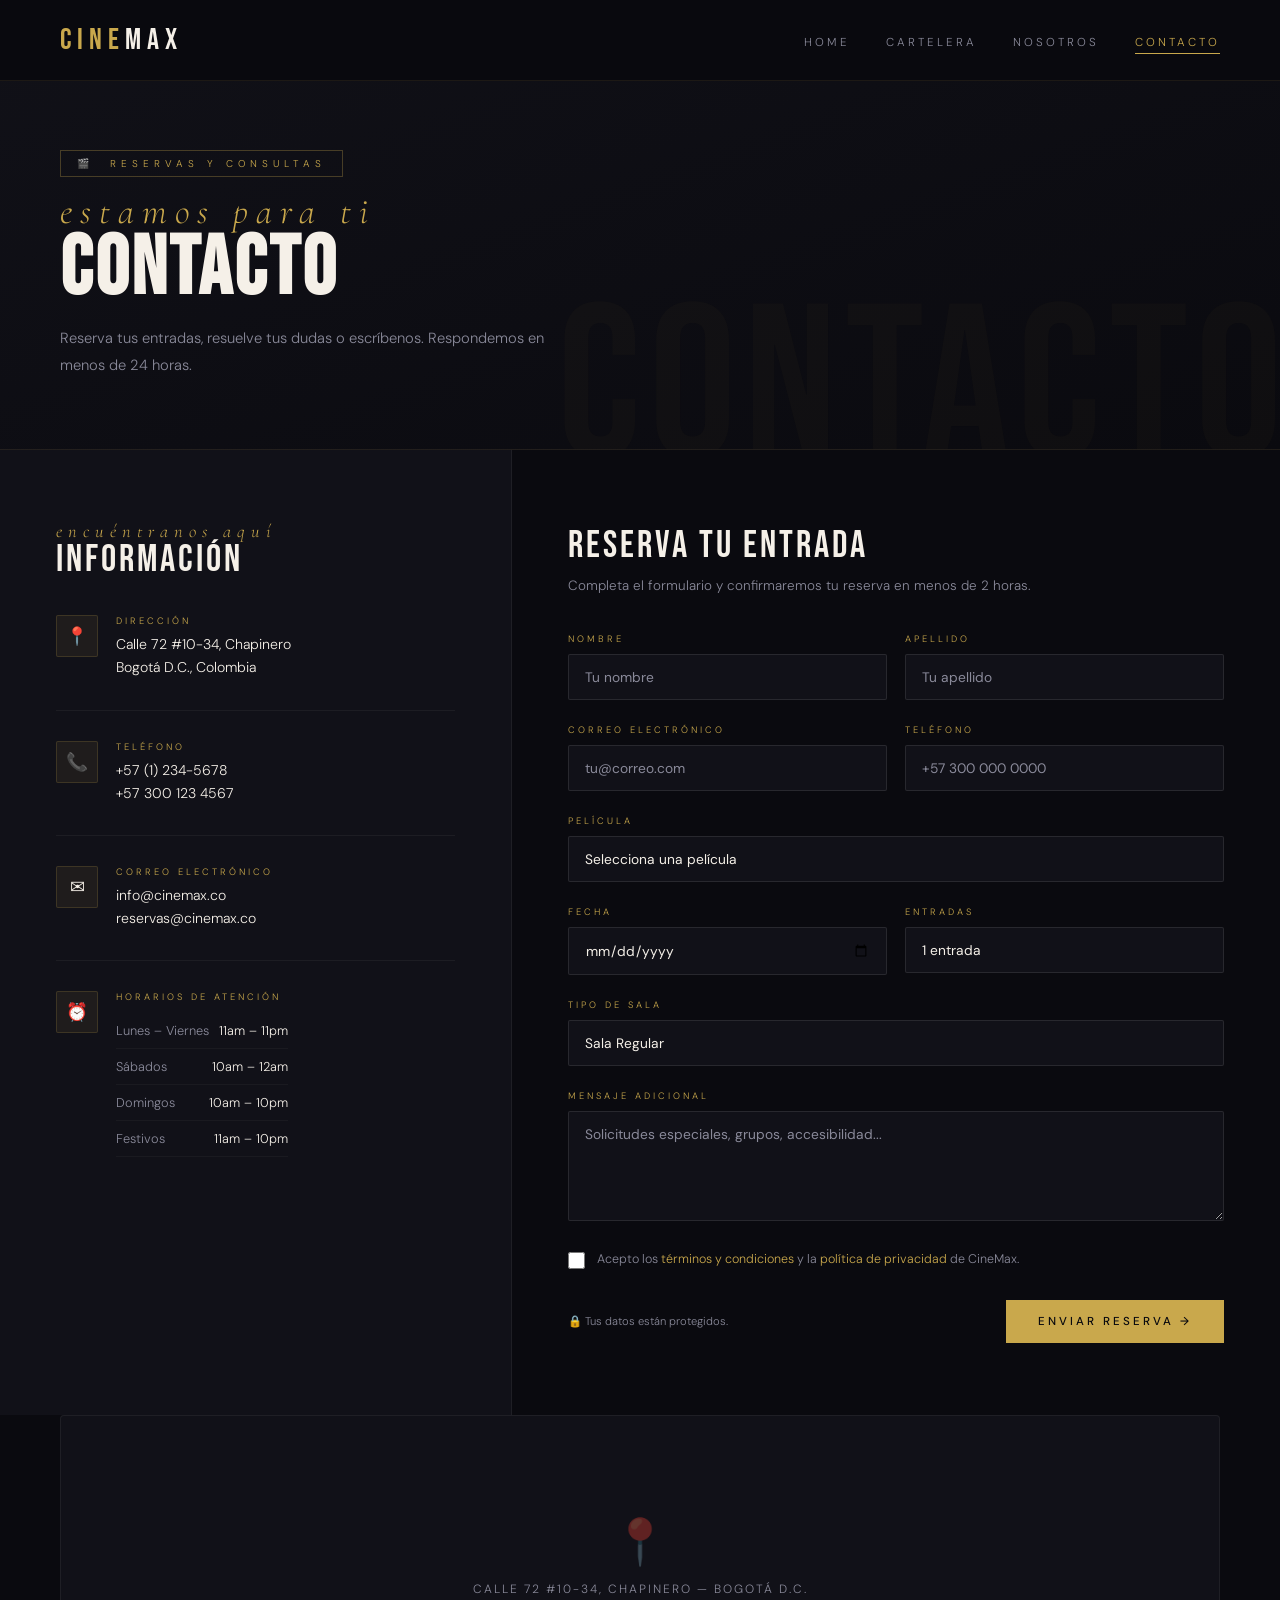
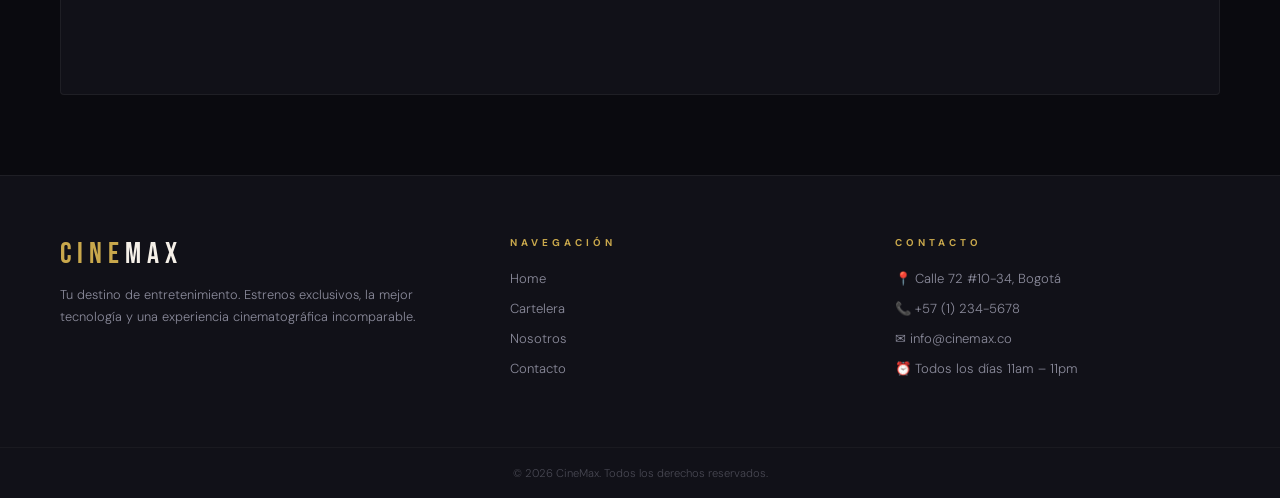
<file: contacto.html>
<!DOCTYPE html>
<html lang="es">
<head>
  <meta charset="UTF-8"/>
  <meta name="viewport" content="width=device-width,initial-scale=1.0"/>
  <title>CineMax — Contacto</title>
  <link href="https://fonts.googleapis.com/css2?family=Bebas+Neue&family=Cormorant+Garamond:ital,wght@0,300;0,400;0,600;1,300;1,400&family=DM+Sans:wght@300;400;500&display=swap" rel="stylesheet"/>
  <link rel="stylesheet" href="./Css/contacto.css"/>
</head>
<body>
 
  <!-- NAVEGACIÓN -->
  <nav>
    <a class="nav-logo" href="index.html">CINE<span>MAX</span></a>
    <ul class="nav-links">
      <li><a href="index.html">Home</a></li>
      <li><a href="cartelera.html">Cartelera</a></li>
      <li><a href="nosotros.html">Nosotros</a></li>
      <li><a href="contacto.html" class="active">Contacto</a></li>
    </ul>
    <button class="hamburger" id="hamburger" aria-label="Abrir menú">
      <span></span>
      <span></span>
      <span></span>
    </button>
  </nav>
 
  <!-- MENÚ MÓVIL -->
  <div class="mobile-menu" id="mobileMenu">
    <ul>
      <li><a href="index.html">Home</a></li>
      <li><a href="cartelera.html">Cartelera</a></li>
      <li><a href="nosotros.html">Nosotros</a></li>
      <li><a href="contacto.html" class="active">Contacto</a></li>
    </ul>
  </div>
 
  <!-- HERO -->
  <div class="page-hero" data-bg="CONTACTO">
    <div class="page-hero-tag">&#127916;&nbsp; Reservas y consultas</div>
    <h1><em>estamos para ti</em>Contacto</h1>
    <p>Reserva tus entradas, resuelve tus dudas o escríbenos. Respondemos en menos de 24 horas.</p>
  </div>
 
  <!-- LAYOUT CONTACTO -->
  <div class="contacto-layout">
 
    <!-- Información -->
    <div class="contacto-info">
      <div class="contacto-info-title"><em>encuéntranos aquí</em>Información</div>
 
      <div class="info-item">
        <div class="info-icon">&#128205;</div>
        <div>
          <div class="info-label">Dirección</div>
          <div class="info-value">Calle 72 #10-34, Chapinero<br>Bogotá D.C., Colombia</div>
        </div>
      </div>
 
      <div class="info-item">
        <div class="info-icon">&#128222;</div>
        <div>
          <div class="info-label">Teléfono</div>
          <div class="info-value">
            <a href="tel:+5712345678">+57 (1) 234-5678</a><br>
            <a href="tel:+573001234567">+57 300 123 4567</a>
          </div>
        </div>
      </div>
 
      <div class="info-item">
        <div class="info-icon">&#9993;</div>
        <div>
          <div class="info-label">Correo electrónico</div>
          <div class="info-value">
            <a href="mailto:info@cinemax.co">info@cinemax.co</a><br>
            <a href="mailto:reservas@cinemax.co">reservas@cinemax.co</a>
          </div>
        </div>
      </div>
 
      <div class="info-item">
        <div class="info-icon">&#9200;</div>
        <div>
          <div class="info-label">Horarios de atención</div>
          <table class="horario-table">
            <tr><td>Lunes – Viernes</td><td>11am – 11pm</td></tr>
            <tr><td>Sábados</td><td>10am – 12am</td></tr>
            <tr><td>Domingos</td><td>10am – 10pm</td></tr>
            <tr><td>Festivos</td><td>11am – 10pm</td></tr>
          </table>
        </div>
      </div>
    </div>
 
    <!-- Formulario -->
    <div class="contacto-form">
      <div class="form-title">Reserva tu Entrada</div>
      <div class="form-subtitle">Completa el formulario y confirmaremos tu reserva en menos de 2 horas.</div>
 
      <div id="formContent">
        <div class="form-row">
          <div class="form-group">
            <label class="form-label">Nombre</label>
            <input type="text" class="form-input" id="nombre" placeholder="Tu nombre"/>
          </div>
          <div class="form-group">
            <label class="form-label">Apellido</label>
            <input type="text" class="form-input" id="apellido" placeholder="Tu apellido"/>
          </div>
        </div>
 
        <div class="form-row">
          <div class="form-group">
            <label class="form-label">Correo electrónico</label>
            <input type="email" class="form-input" id="email" placeholder="tu@correo.com"/>
          </div>
          <div class="form-group">
            <label class="form-label">Teléfono</label>
            <input type="tel" class="form-input" placeholder="+57 300 000 0000"/>
          </div>
        </div>
 
        <div class="form-group">
          <label class="form-label">Película</label>
          <select class="form-select" id="pelicula">
            <option value="" disabled selected>Selecciona una película</option>
            <option>Nebula: El Origen</option>
            <option>Crimson Hour</option>
            <option>Eden's Last Call</option>
            <option>Aurum Rising</option>
            <option>Luminos</option>
            <option>The Stage Is Yours</option>
          </select>
        </div>
 
        <div class="form-row">
          <div class="form-group">
            <label class="form-label">Fecha</label>
            <input type="date" class="form-input" id="fecha"/>
          </div>
          <div class="form-group">
            <label class="form-label">Entradas</label>
            <select class="form-select">
              <option>1 entrada</option>
              <option>2 entradas</option>
              <option>3 entradas</option>
              <option>4 entradas</option>
              <option>5+ entradas</option>
            </select>
          </div>
        </div>
 
        <div class="form-group">
          <label class="form-label">Tipo de sala</label>
          <select class="form-select">
            <option>Sala Regular</option>
            <option>IMAX</option>
            <option>Sala VIP Premium</option>
            <option>Dolby Atmos</option>
          </select>
        </div>
 
        <div class="form-group">
          <label class="form-label">Mensaje adicional</label>
          <textarea class="form-textarea" placeholder="Solicitudes especiales, grupos, accesibilidad..."></textarea>
        </div>
 
        <div class="form-group">
          <div class="form-check">
            <input type="checkbox" id="terminos"/>
            <label for="terminos">Acepto los <a href="#">términos y condiciones</a> y la <a href="#">política de privacidad</a> de CineMax.</label>
          </div>
        </div>
 
        <div class="form-submit">
          <span class="form-note">&#128274; Tus datos están protegidos.</span>
          <button class="btn-primary" onclick="submitForm()">Enviar Reserva &rarr;</button>
        </div>
      </div>
 
      <!-- Mensaje de éxito -->
      <div class="form-success" id="formSuccess">
        <div class="form-success-icon">&#127916;</div>
        <h3>¡Reserva Enviada!</h3>
        <p>Gracias por contactarnos. Confirmaremos tu reserva en menos de 2 horas al correo proporcionado.</p>
        <br>
        <a href="cartelera.html" class="btn-primary" style="margin-top:20px;">Ver Cartelera</a>
      </div>
    </div>
 
  </div>
 
  <!-- MAPA -->
  <div class="mapa-section">
    <div class="mapa-box">
      <div class="mapa-icon">&#128205;</div>
      <div class="mapa-text">Calle 72 #10-34, Chapinero — Bogotá D.C.</div>
    </div>
  </div>
 
  <!-- FOOTER -->
  <footer>
    <div>
      <div class="footer-logo">CINE<span>MAX</span></div>
      <p class="footer-tagline">Tu destino de entretenimiento. Estrenos exclusivos, la mejor tecnología y una experiencia cinematográfica incomparable.</p>
    </div>
    <div class="footer-col">
      <h4>Navegación</h4>
      <ul>
        <li><a href="index.html">Home</a></li>
        <li><a href="cartelera.html">Cartelera</a></li>
        <li><a href="nosotros.html">Nosotros</a></li>
        <li><a href="contacto.html">Contacto</a></li>
      </ul>
    </div>
    <div class="footer-col">
      <h4>Contacto</h4>
      <ul>
        <li><a href="#">&#128205; Calle 72 #10-34, Bogotá</a></li>
        <li><a href="tel:+5712345678">&#128222; +57 (1) 234-5678</a></li>
        <li><a href="mailto:info@cinemax.co">&#9993; info@cinemax.co</a></li>
        <li><a href="#">&#9200; Todos los días 11am – 11pm</a></li>
      </ul>
    </div>
  </footer>
  <div class="footer-bottom">&copy; 2026 CineMax. Todos los derechos reservados.</div>
 
  <script>
    // ── Hamburguesa ──
    var btn  = document.getElementById('hamburger');
    var menu = document.getElementById('mobileMenu');
 
    btn.onclick = function() {
      if (menu.classList.contains('open')) {
        menu.classList.remove('open');
        btn.classList.remove('open');
        document.body.style.overflow = '';
      } else {
        menu.classList.add('open');
        btn.classList.add('open');
        document.body.style.overflow = 'hidden';
      }
    };
 
    var links = menu.querySelectorAll('a');
    for (var i = 0; i < links.length; i++) {
      links[i].onclick = function() {
        menu.classList.remove('open');
        btn.classList.remove('open');
        document.body.style.overflow = '';
      };
    }
 
    // ── Formulario ──
    function submitForm() {
      var nombre   = document.getElementById('nombre').value.trim();
      var apellido = document.getElementById('apellido').value.trim();
      var email    = document.getElementById('email').value.trim();
      var pelicula = document.getElementById('pelicula').value;
      var fecha    = document.getElementById('fecha').value;
      var terminos = document.getElementById('terminos').checked;
 
      if (!nombre || !apellido) {
        alert('Por favor ingresa tu nombre completo.');
        return;
      }
      if (!email || !email.includes('@')) {
        alert('Por favor ingresa un correo válido.');
        return;
      }
      if (!pelicula) {
        alert('Por favor selecciona una película.');
        return;
      }
      if (!fecha) {
        alert('Por favor selecciona una fecha.');
        return;
      }
      if (!terminos) {
        alert('Debes aceptar los términos y condiciones.');
        return;
      }
 
      document.getElementById('formContent').style.display = 'none';
      document.getElementById('formSuccess').classList.add('show');
      window.scrollTo({
        top: document.querySelector('.contacto-form').offsetTop - 100,
        behavior: 'smooth'
      });
    }
  </script>
 
</body>
</html>
</file>
<file: Css/contacto.css>
/* ============================================================
   VARIABLES & RESET
   ============================================================ */
 
:root {
  --gold:       #c9a84c;
  --gold-light: #e8c96b;
  --dark:       #0a0a0f;
  --dark2:      #111118;
  --dark3:      #1a1a24;
  --red:        #c0392b;
  --cream:      #f5f0e8;
  --gray:       #8a8a9a;
}
 
*, *::before, *::after {
  margin: 0;
  padding: 0;
  box-sizing: border-box;
}
 
html {
  scroll-behavior: smooth;
}
 
body {
  background: var(--dark);
  color: var(--cream);
  font-family: 'DM Sans', sans-serif;
  font-weight: 300;
  overflow-x: hidden;
  cursor: default;
}
 
 
/* ============================================================
   NAVEGACIÓN
   ============================================================ */
 
nav {
  position: fixed;
  top: 0;
  left: 0;
  right: 0;
  z-index: 100;
  display: flex;
  align-items: center;
  justify-content: space-between;
  padding: 22px 60px;
  background: rgba(10, 10, 15, .97);
  backdrop-filter: blur(12px);
  border-bottom: 1px solid rgba(201, 168, 76, .1);
}
 
.nav-logo {
  font-family: 'Bebas Neue', cursive;
  font-size: 1.9rem;
  letter-spacing: 6px;
  color: var(--gold);
  text-decoration: none;
}
 
.nav-logo span {
  color: var(--cream);
}
 
.nav-links {
  display: flex;
  gap: 36px;
  list-style: none;
}
 
.nav-links a {
  text-decoration: none;
  color: var(--gray);
  font-size: .72rem;
  letter-spacing: 3px;
  text-transform: uppercase;
  transition: color .3s;
  position: relative;
}
 
.nav-links a::after {
  content: '';
  position: absolute;
  bottom: -4px;
  left: 0;
  width: 0;
  height: 1px;
  background: var(--gold);
  transition: width .3s;
}
 
.nav-links a:hover,
.nav-links a.active {
  color: var(--gold);
}
 
.nav-links a:hover::after,
.nav-links a.active::after {
  width: 100%;
}
 
/* Hamburger — oculto en desktop */
.hamburger {
  display: none;
  flex-direction: column;
  justify-content: center;
  gap: 5px;
  background: transparent;
  border: none;
  cursor: pointer;
  padding: 4px;
  z-index: 200;
}
 
.hamburger span {
  display: block;
  width: 24px;
  height: 2px;
  background: var(--cream);
  transition: all .3s ease;
  transform-origin: center;
}
 
.hamburger.open span:nth-child(1) { transform: translateY(7px) rotate(45deg); }
.hamburger.open span:nth-child(2) { opacity: 0; transform: scaleX(0); }
.hamburger.open span:nth-child(3) { transform: translateY(-7px) rotate(-45deg); }
 
 
/* ============================================================
   MENÚ MÓVIL (overlay separado del nav)
   ============================================================ */
 
.mobile-menu {
  display: none;
  position: fixed;
  top: 0;
  left: 0;
  width: 100%;
  height: 100%;
  background: #0a0a0f;
  z-index: 99;
  flex-direction: column;
  align-items: center;
  justify-content: center;
}
 
.mobile-menu.open {
  display: flex;
}
 
.mobile-menu ul {
  list-style: none;
  width: 100%;
}
 
.mobile-menu ul li {
  width: 100%;
  text-align: center;
  border-bottom: 1px solid rgba(245, 240, 232, .05);
}
 
.mobile-menu ul li:first-child {
  border-top: 1px solid rgba(245, 240, 232, .05);
}
 
.mobile-menu ul li a {
  display: block;
  padding: 26px;
  font-size: .85rem;
  letter-spacing: 5px;
  text-transform: uppercase;
  text-decoration: none;
  color: var(--gray);
  transition: color .3s, background .3s;
}
 
.mobile-menu ul li a:hover,
.mobile-menu ul li a.active {
  color: var(--gold);
  background: rgba(201, 168, 76, .04);
}
 
 
/* ============================================================
   BOTONES
   ============================================================ */
 
.btn-primary {
  background: var(--gold);
  color: var(--dark);
  border: none;
  padding: 14px 32px;
  font-family: 'DM Sans', sans-serif;
  font-size: .72rem;
  letter-spacing: 3px;
  text-transform: uppercase;
  cursor: pointer;
  transition: all .3s;
  text-decoration: none;
  display: inline-block;
  font-weight: 500;
}
 
.btn-primary:hover {
  background: var(--gold-light);
  transform: translateY(-2px);
}
 
 
/* ============================================================
   HERO DE PÁGINA
   ============================================================ */
 
.page-hero {
  padding: 150px 60px 70px;
  position: relative;
  overflow: hidden;
  background: linear-gradient(160deg, var(--dark2) 0%, var(--dark) 100%);
  border-bottom: 1px solid rgba(201, 168, 76, .1);
}
 
.page-hero::before {
  content: attr(data-bg);
  position: absolute;
  right: -10px;
  bottom: -50px;
  font-family: 'Bebas Neue', cursive;
  font-size: 17vw;
  color: rgba(201, 168, 76, .03);
  letter-spacing: 8px;
  pointer-events: none;
  line-height: 1;
}
 
.page-hero-tag {
  font-size: .62rem;
  letter-spacing: 5px;
  text-transform: uppercase;
  color: var(--gold);
  border: 1px solid rgba(201, 168, 76, .3);
  padding: 6px 16px;
  display: inline-block;
  margin-bottom: 18px;
}
 
.page-hero h1 {
  font-family: 'Bebas Neue', cursive;
  font-size: clamp(3rem, 6.5vw, 5.5rem);
  letter-spacing: 3px;
  line-height: .95;
}
 
.page-hero h1 em {
  font-family: 'Cormorant Garamond', serif;
  font-style: italic;
  font-size: .44em;
  color: var(--gold);
  display: block;
  font-weight: 300;
  letter-spacing: 8px;
}
 
.page-hero p {
  color: var(--gray);
  margin-top: 16px;
  font-size: .92rem;
  max-width: 500px;
  line-height: 1.85;
}
 
 
/* ============================================================
   LAYOUT CONTACTO
   ============================================================ */
 
.contacto-layout {
  display: grid;
  grid-template-columns: 1fr 1.5fr;
  min-height: 70vh;
}
 
 
/* ============================================================
   INFORMACIÓN DE CONTACTO
   ============================================================ */
 
.contacto-info {
  background: var(--dark2);
  padding: 72px 56px;
  border-right: 1px solid rgba(245, 240, 232, .06);
}
 
.contacto-info-title {
  font-family: 'Bebas Neue', cursive;
  font-size: 2.4rem;
  letter-spacing: 3px;
  margin-bottom: 36px;
  line-height: 1;
}
 
.contacto-info-title em {
  font-family: 'Cormorant Garamond', serif;
  font-style: italic;
  font-size: .48em;
  color: var(--gold);
  display: block;
  font-weight: 300;
  letter-spacing: 6px;
}
 
.info-item {
  display: flex;
  gap: 18px;
  align-items: flex-start;
  margin-bottom: 30px;
  padding-bottom: 30px;
  border-bottom: 1px solid rgba(245, 240, 232, .05);
}
 
.info-item:last-of-type {
  border-bottom: none;
  margin-bottom: 0;
}
 
.info-icon {
  width: 42px;
  height: 42px;
  flex-shrink: 0;
  background: rgba(201, 168, 76, .08);
  border: 1px solid rgba(201, 168, 76, .18);
  border-radius: 2px;
  display: flex;
  align-items: center;
  justify-content: center;
  font-size: 1.1rem;
}
 
.info-label {
  font-size: .58rem;
  letter-spacing: 3px;
  text-transform: uppercase;
  color: var(--gold);
  margin-bottom: 6px;
}
 
.info-value {
  font-size: .88rem;
  color: var(--cream);
  line-height: 1.65;
}
 
.info-value a {
  color: var(--cream);
  text-decoration: none;
  transition: color .3s;
}
 
.info-value a:hover {
  color: var(--gold);
}
 
.horario-table {
  width: 100%;
  border-collapse: collapse;
  margin-top: 10px;
}
 
.horario-table td {
  padding: 9px 0;
  font-size: .8rem;
  border-bottom: 1px solid rgba(245, 240, 232, .04);
}
 
.horario-table td:first-child {
  color: var(--gray);
}
 
.horario-table td:last-child {
  color: var(--cream);
  text-align: right;
}
 
 
/* ============================================================
   FORMULARIO
   ============================================================ */
 
.contacto-form {
  padding: 72px 56px;
  background: var(--dark);
}
 
.form-title {
  font-family: 'Bebas Neue', cursive;
  font-size: 2.4rem;
  letter-spacing: 3px;
  margin-bottom: 6px;
}
 
.form-subtitle {
  color: var(--gray);
  font-size: .84rem;
  margin-bottom: 36px;
  line-height: 1.6;
}
 
.form-group {
  margin-bottom: 24px;
}
 
.form-row {
  display: grid;
  grid-template-columns: 1fr 1fr;
  gap: 18px;
}
 
.form-label {
  display: block;
  font-size: .58rem;
  letter-spacing: 3px;
  text-transform: uppercase;
  color: var(--gold);
  margin-bottom: 9px;
}
 
.form-input,
.form-select,
.form-textarea {
  width: 100%;
  background: var(--dark2);
  border: 1px solid rgba(245, 240, 232, .1);
  color: var(--cream);
  padding: 13px 16px;
  font-family: 'DM Sans', sans-serif;
  font-size: .86rem;
  outline: none;
  transition: border-color .28s;
  border-radius: 2px;
  appearance: none;
}
 
.form-input:focus,
.form-select:focus,
.form-textarea:focus {
  border-color: var(--gold);
}
 
.form-input::placeholder,
.form-textarea::placeholder {
  color: var(--gray);
}
 
.form-select {
  cursor: pointer;
}
 
.form-select option {
  background: var(--dark2);
}
 
.form-textarea {
  resize: vertical;
  min-height: 110px;
}
 
.form-check {
  display: flex;
  gap: 12px;
  align-items: flex-start;
}
 
.form-check input[type="checkbox"] {
  width: 17px;
  height: 17px;
  flex-shrink: 0;
  margin-top: 2px;
  accent-color: var(--gold);
  cursor: pointer;
}
 
.form-check label {
  font-size: .78rem;
  color: var(--gray);
  line-height: 1.6;
  cursor: pointer;
}
 
.form-check label a {
  color: var(--gold);
  text-decoration: none;
}
 
.form-submit {
  display: flex;
  align-items: center;
  justify-content: space-between;
  margin-top: 30px;
  flex-wrap: wrap;
  gap: 16px;
}
 
.form-note {
  font-size: .7rem;
  color: var(--gray);
}
 
.form-success {
  display: none;
  text-align: center;
  padding: 48px 20px;
  animation: fadeUp .5s ease both;
}
 
.form-success.show {
  display: block;
}
 
.form-success-icon {
  font-size: 3rem;
  margin-bottom: 14px;
}
 
.form-success h3 {
  font-family: 'Bebas Neue', cursive;
  font-size: 2rem;
  letter-spacing: 3px;
  color: var(--gold);
  margin-bottom: 8px;
}
 
.form-success p {
  color: var(--gray);
  font-size: .86rem;
  line-height: 1.65;
}
 
@keyframes fadeUp {
  from { opacity: 0; transform: translateY(20px); }
  to   { opacity: 1; transform: translateY(0); }
}
 
 
/* ============================================================
   MAPA
   ============================================================ */
 
.mapa-section {
  padding: 0 60px 80px;
}
 
.mapa-box {
  width: 100%;
  height: 280px;
  background: var(--dark2);
  border: 1px solid rgba(245, 240, 232, .06);
  border-radius: 4px;
  display: flex;
  align-items: center;
  justify-content: center;
  flex-direction: column;
  gap: 10px;
}
 
.mapa-icon {
  font-size: 2.8rem;
  opacity: .35;
}
 
.mapa-text {
  font-size: .75rem;
  letter-spacing: 2px;
  text-transform: uppercase;
  color: var(--gray);
}
 
 
/* ============================================================
   FOOTER
   ============================================================ */
 
footer {
  background: var(--dark2);
  border-top: 1px solid rgba(245, 240, 232, .06);
  padding: 60px;
  display: grid;
  grid-template-columns: 1.2fr 1fr 1fr;
  gap: 60px;
}
 
.footer-logo {
  font-family: 'Bebas Neue', cursive;
  font-size: 1.9rem;
  letter-spacing: 6px;
  color: var(--gold);
  margin-bottom: 12px;
}
 
.footer-logo span {
  color: var(--cream);
}
 
.footer-tagline {
  color: var(--gray);
  font-size: .8rem;
  line-height: 1.75;
}
 
.footer-col h4 {
  font-size: .62rem;
  letter-spacing: 4px;
  text-transform: uppercase;
  color: var(--gold);
  margin-bottom: 18px;
}
 
.footer-col ul {
  list-style: none;
}
 
.footer-col ul li {
  margin-bottom: 9px;
}
 
.footer-col ul li a {
  color: var(--gray);
  text-decoration: none;
  font-size: .82rem;
  transition: color .3s;
}
 
.footer-col ul li a:hover {
  color: var(--cream);
}
 
.footer-bottom {
  background: var(--dark2);
  padding: 18px 60px;
  text-align: center;
  font-size: .7rem;
  color: rgba(138, 138, 154, .45);
  border-top: 1px solid rgba(245, 240, 232, .04);
}
 
 
/* ============================================================
   RESPONSIVE — MÓVIL
   ============================================================ */
 
@media (max-width: 900px) {
 
  nav {
    padding: 18px 24px;
  }
 
  .nav-links {
    display: none;
  }
 
  .hamburger {
    display: flex;
  }
 
  .page-hero {
    padding: 120px 24px 60px;
  }
 
  .contacto-layout {
    grid-template-columns: 1fr;
  }
 
  .contacto-info,
  .contacto-form {
    padding: 56px 24px;
  }
 
  .form-row {
    grid-template-columns: 1fr;
  }
 
  .mapa-section {
    padding: 0 24px 60px;
  }
 
  footer {
    grid-template-columns: 1fr;
    padding: 40px 24px;
    gap: 36px;
  }
 
  .footer-bottom {
    padding: 14px 24px;
  }
 
}
</file>
